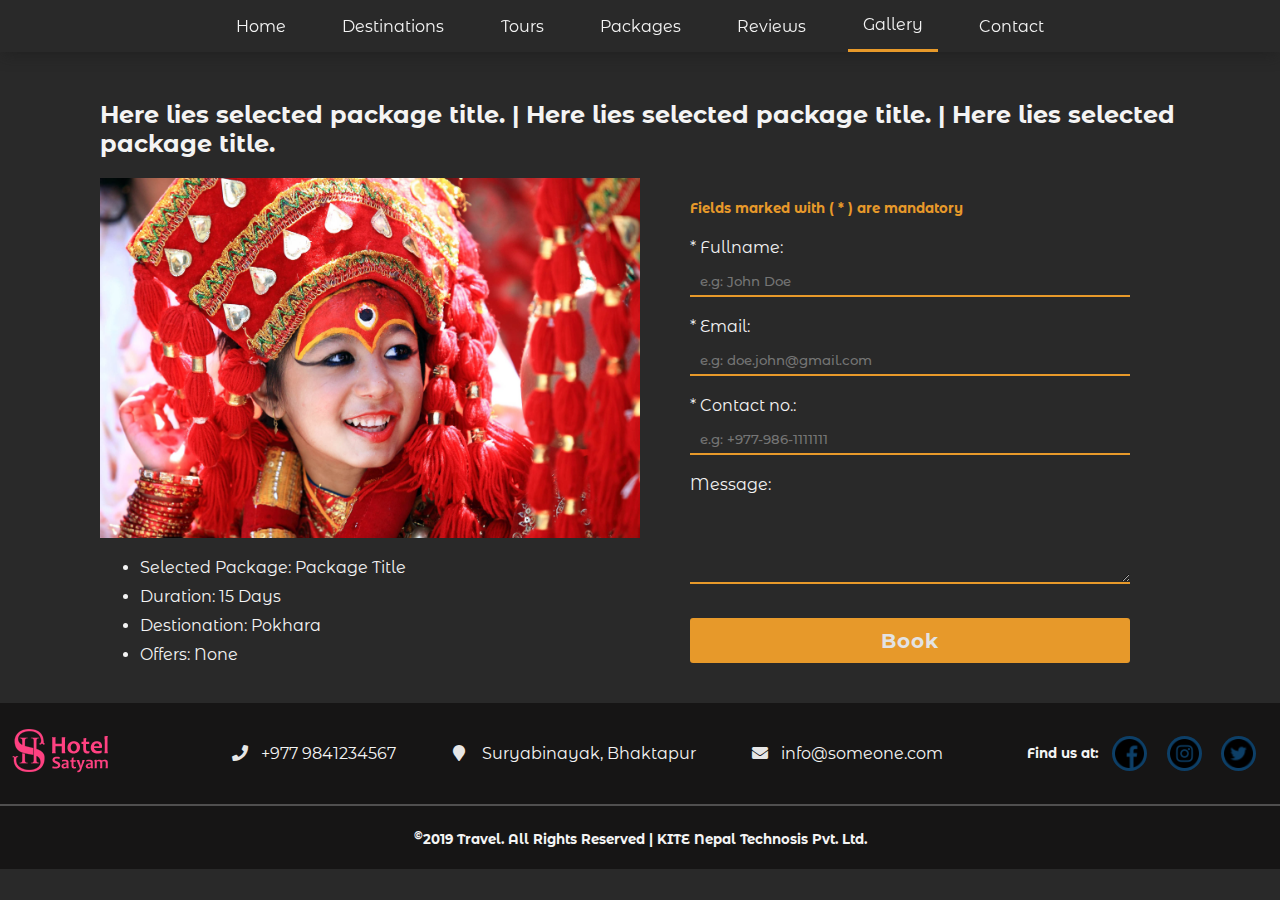
<file: booking.html>
<!DOCTYPE html>
<html lang="en">
<head>
    <meta charset="UTF-8">
    <meta name="viewport" content="width=device-width, initial-scale=1.0">
    <meta http-equiv="X-UA-Compatible" content="ie=edge">
    <title>Book Now | Travel</title>

    <link rel="stylesheet" href="stylesheets/main.css">
</head>
<body style="padding-top: 60px">


    <!-- navbar -->
    <nav id="secNavbar" class="sec-navbar">
        <ul>
            <li>
                <a href="./index.html#home">
                    Home
                </a>
            </li>
            <li>
                <a href="./index.html#top-destination">
                    Destinations
                </a>
            </li>
            <li>
                <a href="./index.html#tours">
                    Tours
                </a>
            </li>
            <li>
                <a href="./index.html#packages">
                    Packages
                </a>
            </li>
            <li>
                <a href="reviePage.html">
                    Reviews
                </a>
            </li>
            <li class="active">
                <a href="#">
                    Gallery
                </a>
            </li>
            <li>
                <a href="./index.html#contact">
                    Contact
                </a>
            </li>
        </ul>
    </nav>
    
    <nav id="secRespNavbar" class="sec-resp-navbar">
        <ul>
            <li class="close-nav">
                <span></span>
                <span></span>
            </li>
            <li>
                <a href="./index.html#home">
                    Home
                </a>
            </li>
            <li>
                <a href="./index.html#top-destination">
                    Destinations
                </a>
            </li>
            <li>
                <a href="./index.html#tours">
                    Tours
                </a>
            </li>
            <li>
                    <a href="reviePage.html">
                        Reviews
                    </a>
                </li>
            <li>
                <a href="./index.html#packages">
                    Packages
                </a>
            </li>
            <li class="active">
                <a href="#">
                    Gallery
                </a>
            </li>
            <li>
                <a href="./index.html#contact">
                    Contact
                </a>
            </li>
        </ul>
    </nav>
    <!-- /navbar -->

    <div class="booking-content" id="bookingContent">
        <h2 class="package-name"> Here lies selected package title. | Here lies selected package title. | Here lies selected package title. </h2>

        <div class="booking-field">
            <div class="package-banner">
                <!-- here lies selected package's featured image -->
                <img src="images/Goddess-Kumari-of-nepal.jpg" alt="">

                <div class="package-highlights">
                    <ul>
                        <li>
                            Selected Package: Package Title
                        </li>
                        <li>
                            Duration: 15 Days
                        </li>

                        <li>
                            Destionation: Pokhara
                        </li>

                        <li>
                            Offers: None
                        </li>
                    </ul>
                </div>
            </div>

            <form action="">
                <h5>Fields marked with ( * ) are mandatory</h5>
                
                <label for="">* Fullname:</label>
                <input type="text" placeholder="e.g: John Doe" required>
                
                <label for="">* Email:</label>
                <input type="email" placeholder="e.g: doe.john@gmail.com" required>
                
                <label for="">* Contact no.:</label>
                <input type="number" placeholder="e.g: +977-986-1111111" required>
                
                <label for="">Message:</label>
                <textarea name="" id="" cols="30" rows="10"></textarea>

                <input type="submit" value="Book">
            </form>
        </div>
    </div>

     
    <!-- footer -->
    <div id="footer" class="footer thr-footer">

        <div class="contact-info">
            <a href="index.html">
                <img src="images/smalllogo.png" alt="">
            </a>
            <ul>
                <li><i class="fas fa-phone sm-icon"></i> <a href="#">+977 9841234567</a></li>
                <li><i class="fas fa-map-marker sm-icon"></i> <a href="#">Suryabinayak, Bhaktapur</a></li>
                <li><i class="fas fa-envelope sm-icon"></i> <a href="#">info@someone.com</a></li>
            </ul>

                <div class="social-links">
                <h5>Find us at:</h5>
                
                <div class="icon-container" style="background-color: #0d3f67;">
                        <a href="#">
                            <img src="images/facebook.png" alt="">
                        </a>
                </div>
                
                <div class="icon-container" style="background-color: #0d3f67;">
                        <a href="#">
                            <img src="images/instagram.png" alt="">
                        </a>
                </div>
                
                <div class="icon-container" style="background-color: #0d3f67;">
                    <a href="#">
                        <img src="images/twitter-logo-button.png" alt="">
                    </a>
                </div>
            </div>
        </div>

        <div class="basics">

            <div class="copyright">
                <h5 style="user-select: none">
                    <sup>&copy</sup>2019 Travel. All Rights Reserved | KITE Nepal Technosis Pvt. Ltd.
                </h5>
            </div>     
        </div>
                <!-- resp-header -->
        <div class="resp-header" id="resp-header">
            <ul>
                <li><i class="fas fa-phone sm-icon"></i> <a href="#">+977 9841234567</a></li>
                <li><i class="fas fa-map-marker sm-icon"></i> <a href="#">Suryabinayak, Bhaktapur</a></li>
                <li><i class="fas fa-envelope sm-icon"></i> <a href="#">info@someone.com</a></li>
            </ul>
        </div>
        <!-- /resp-header -->
    </div>
    <!-- /footer -->

    
</body>
</html>
</file>
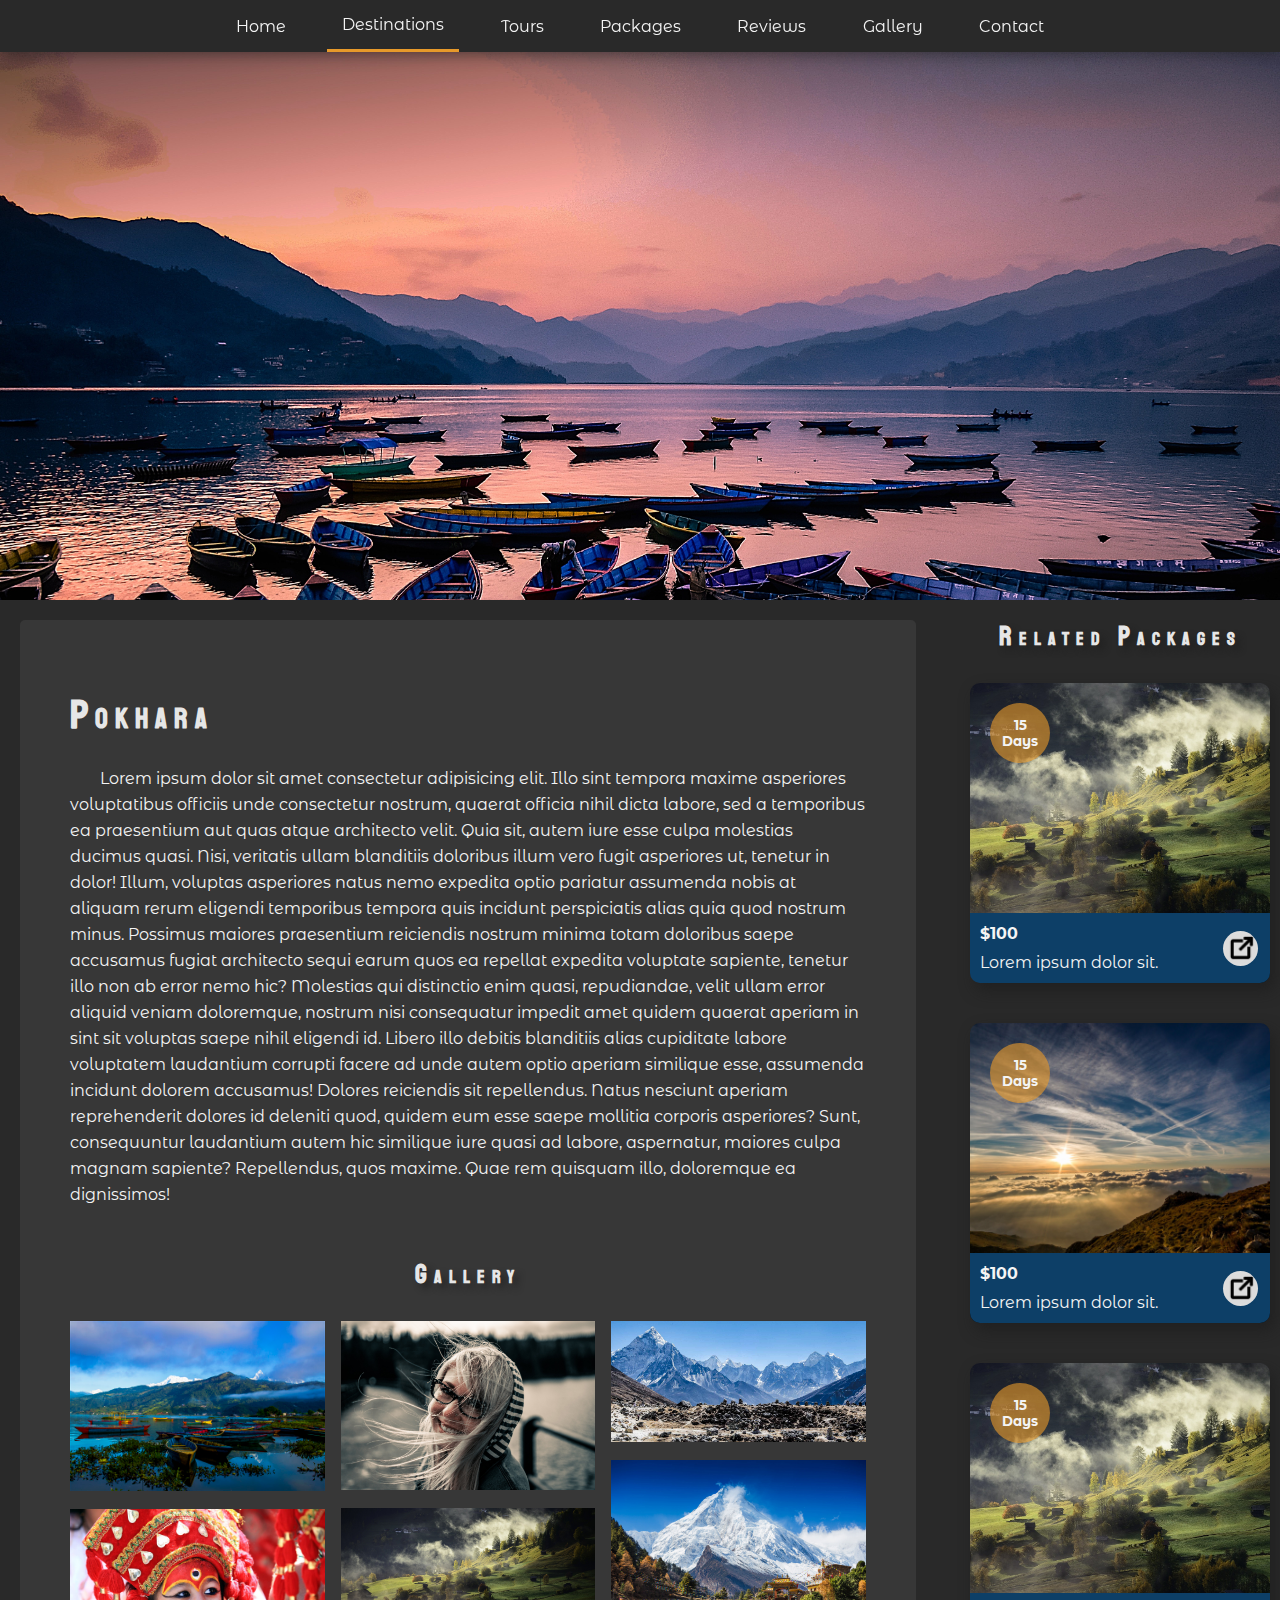
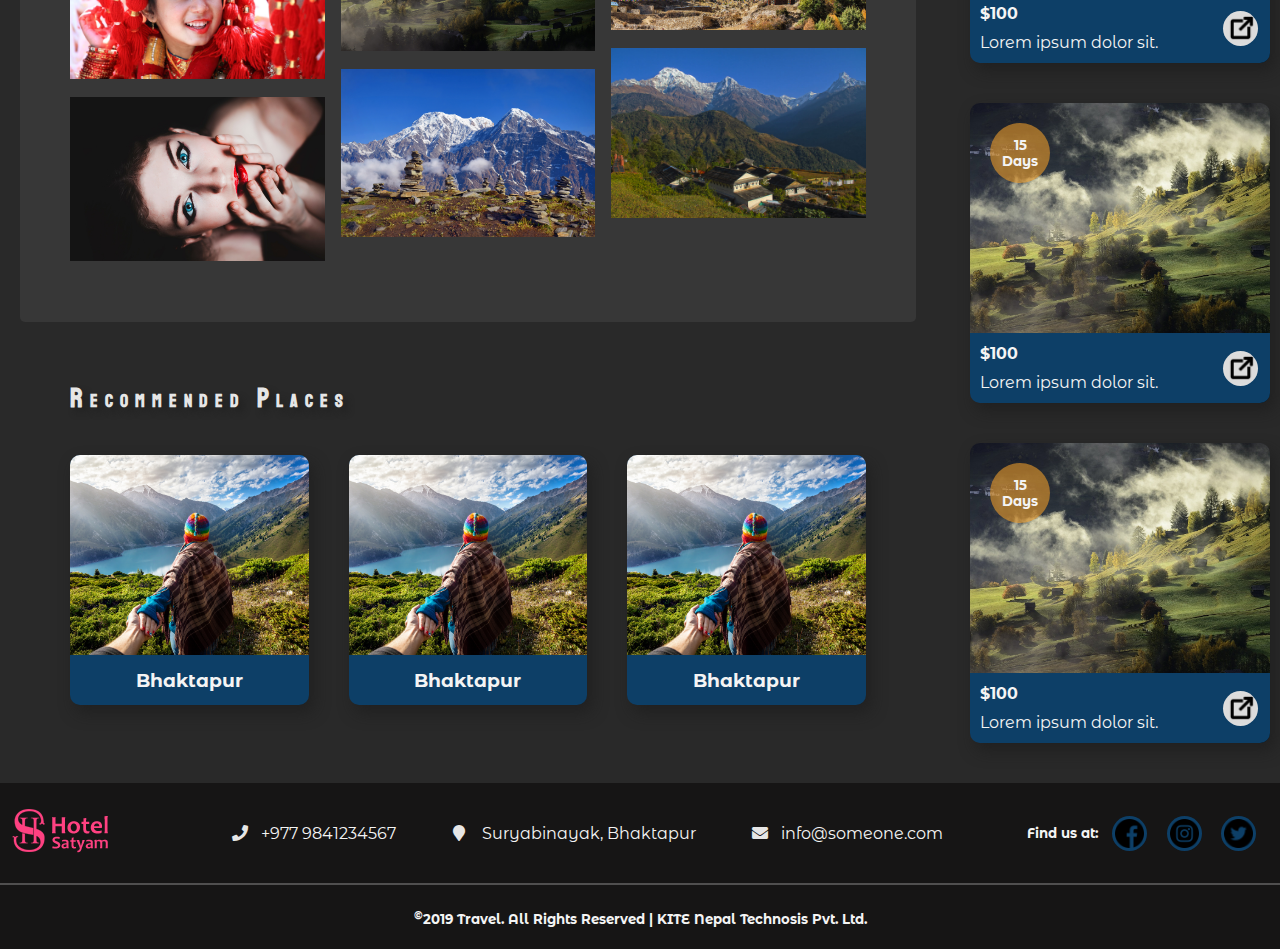
<file: detailPage.html>
<!DOCTYPE html>
<html lang="en">
<head>
    <meta charset="UTF-8">
    <meta name="viewport" content="width=device-width, initial-scale=1.0">
    <meta http-equiv="X-UA-Compatible" content="ie=edge">
    <title>Pokhara | Travel</title>

    <link rel="stylesheet" href="stylesheets/main.css">
</head>
<body>
    <!-- navbar -->
    <nav id="secNavbar" class="sec-navbar">   
        <ul>
            <li>
                <a href="./index.html#home">
                    Home
                </a>
            </li>
            <li class="active">
                <a href="#">
                    Destinations
                </a>
            </li>
            <li>
                <a href="./index.html#tours">
                    Tours
                </a>
            </li>
            <li>
                <a href="./index.html#packages">
                    Packages
                </a>
            </li>
            <li>
                <a href="./reviePage.html">
                    Reviews
                </a>
            </li>
            <li>
                <a href="./index.html#gallery">
                    Gallery
                </a>
            </li>
            <li>
                <a href="./index.html#contact">
                    Contact
                </a>
            </li>
        </ul>
    </nav>
    
    <nav id="secRespNavbar" class="sec-resp-navbar">    
        <ul>
            <li class="close-nav">
                <span></span>
                <span></span>
            </li>
            <li>
                <a href="./index.html#home">
                    Home
                </a>
            </li>
            <li class="active">
                <a href="#">
                    Destinations
                </a>
            </li>
            <li>
                <a href="./index.html#tours">
                    Tours
                </a>
            </li>
            <li>
                <a href="./index.html#packages">
                    Packages
                </a>
            </li>
            <li>
                <a href="./reviePage.html">
                    Reviews
                </a>
            </li>
            <li>
                <a href="./index.html#gallery">
                    Gallery
                </a>
            </li>
            <li>
                <a href="./index.html#contact">
                    Contact
                </a>
            </li>
        </ul>
    </nav>
    <!-- /navbar -->

    <div id="banner" class="banner" style="background-image: url(images/pokhara.jpg)"></div>
    
    <div class="sec-content">
        <h1 class="title sec-title">Pokhara</h1>
        <p>Lorem ipsum dolor sit amet consectetur adipisicing elit. Illo sint tempora maxime asperiores voluptatibus officiis unde consectetur nostrum, quaerat officia nihil dicta labore, sed a temporibus ea praesentium aut quas atque architecto velit. Quia sit, autem iure esse culpa molestias ducimus quasi. Nisi, veritatis ullam blanditiis doloribus illum vero fugit asperiores ut, tenetur in dolor! Illum, voluptas asperiores natus nemo expedita optio pariatur assumenda nobis at aliquam rerum eligendi temporibus tempora quis incidunt perspiciatis alias quia quod nostrum minus. Possimus maiores praesentium reiciendis nostrum minima totam doloribus saepe accusamus fugiat architecto sequi earum quos ea repellat expedita voluptate sapiente, tenetur illo non ab error nemo hic? Molestias qui distinctio enim quasi, repudiandae, velit ullam error aliquid veniam doloremque, nostrum nisi consequatur impedit amet quidem quaerat aperiam in sint sit voluptas saepe nihil eligendi id. Libero illo debitis blanditiis alias cupiditate labore voluptatem laudantium corrupti facere ad unde autem optio aperiam similique esse, assumenda incidunt dolorem accusamus! Dolores reiciendis sit repellendus. Natus nesciunt aperiam reprehenderit dolores id deleniti quod, quidem eum esse saepe mollitia corporis asperiores? Sunt, consequuntur laudantium autem hic similique iure quasi ad labore, aspernatur, maiores culpa magnam sapiente? Repellendus, quos maxime. Quae rem quisquam illo, doloremque ea dignissimos!</p>
        
        <div class="content-gallery">
            <h3 class="sub-title">Gallery</h3>

            <div class="wrapper">
                <div class="col">
                    <img src="images/53693064.jpg" alt="">
                    <img src="images/Goddess-Kumari-of-nepal.jpg" alt="">
                    <img src="images/blue-eyes-237438_1920.jpg" alt="">
                </div>

                <div class="col">
                    <img src="images/girl-872149_1920.jpg" alt="">
                    <img src="images/landscape-615429_1920.jpg" alt="">
                    <img src="images/mardi-Himal-trek.jpg" alt="">
                </div>

                <div class="col">
                    <img src="images/nepal-everest-1.jpg" alt="">
                    <img src="images/shutterstock_176969939.jpg" alt="">
                    <img src="images/1200px-Ghandruk_HDR6.jpg" alt="">
                </div>
            </div>
        </div>

    </div>
    
    <div class="side-bar">
        <h3 class="sub-title">Related Packages</h3>
        
        <div class="card-container">

            <div class="card" style="background-image: url(images/landscape-615429_1920.jpg);">
                <span>
                    <h5>15<br>Days</h5>
                </span>
                <!-- <img alt="./images/landscape-615429_1920.jpg" class="card-image lazy-load"> -->
                <div class="card-desc">
                    <div class="desc">
                        <h4>$100</h4>
                        <p>Lorem ipsum dolor sit.</p>
                    </div>

                    <div class="icon-container">
                        <a href="#">
                            <img src="images/ui-g-external_link-512.png" alt="">
                        </a>
                    </div>
                </div>
            </div>

            <div class="card" style="background-image: url(images/dawn-190055.jpg);">
                <span>
                    <h5>15<br>Days</h5>
                </span>
                <!-- <img alt="./images/landscape-615429_1920.jpg" class="card-image lazy-load"> -->
                <div class="card-desc">
                    <div class="desc">
                        <h4>$100</h4>
                        <p>Lorem ipsum dolor sit.</p>
                    </div>

                    <div class="icon-container">
                        <a href="#">
                            <img src="images/ui-g-external_link-512.png" alt="">
                        </a>
                    </div>
                </div>
            </div>

            <div class="card" style="background-image: url(images/landscape-615429_1920.jpg);">
                <span>
                    <h5>15<br>Days</h5>
                </span>
                <!-- <img alt="./images/landscape-615429_1920.jpg" class="card-image lazy-load"> -->
                <div class="card-desc">
                    <div class="desc">
                        <h4>$100</h4>
                        <p>Lorem ipsum dolor sit.</p>
                    </div>

                    <div class="icon-container">
                        <a href="#">
                            <img src="images/ui-g-external_link-512.png" alt="">
                        </a>
                    </div>
                </div>
            </div>

            <div class="card" style="background-image: url(images/landscape-615429_1920.jpg);">
                <span>
                    <h5>15<br>Days</h5>
                </span>
                <!-- <img alt="./images/landscape-615429_1920.jpg" class="card-image lazy-load"> -->
                <div class="card-desc">
                    <div class="desc">
                        <h4>$100</h4>
                        <p>Lorem ipsum dolor sit.</p>
                    </div>

                    <div class="icon-container">
                        <a href="#">
                            <img src="images/ui-g-external_link-512.png" alt="">
                        </a>
                    </div>
                </div>
            </div>

            <div class="card" style="background-image: url(images/landscape-615429_1920.jpg);">
                <span>
                    <h5>15<br>Days</h5>
                </span>
                <!-- <img alt="./images/landscape-615429_1920.jpg" class="card-image lazy-load"> -->
                <div class="card-desc">
                    <div class="desc">
                        <h4>$100</h4>
                        <p>Lorem ipsum dolor sit.</p>
                    </div>

                    <div class="icon-container">
                        <a href="#">
                            <img src="images/ui-g-external_link-512.png" alt="">
                        </a>
                    </div>
                </div>
            </div>

        </div>
    </div>

    <div class="recom-places">
        <h3 class="sub-title">Recommended Places</h3>
        
        <div class="card-container">
            <div class="card">
                <img src="images/shutterstock_468651074.jpg">
                <div class="card-desc">
                    <a href="#">
                        <h3>Bhaktapur</h3>
                    </a>
                </div>
            </div>
            <div class="card">
                <img src="images/shutterstock_468651074.jpg">
                <div class="card-desc">
                    <a href="#">
                        <h3>Bhaktapur</h3>
                    </a>
                </div>
            </div>
            <div class="card">
                <img src="images/shutterstock_468651074.jpg">
                <div class="card-desc">
                    <a href="#">
                        <h3>Bhaktapur</h3>
                    </a>
                </div>
            </div>
        </div>
    </div>

    
    <!-- footer -->
    <div id="footer" class="footer thr-footer">

        <div class="contact-info">
            <a href="index.html">
                <img src="images/smalllogo.png" alt="">
            </a>
            <ul>
                <li><i class="fas fa-phone sm-icon"></i> <a href="#">+977 9841234567</a></li>
                <li><i class="fas fa-map-marker sm-icon"></i> <a href="#">Suryabinayak, Bhaktapur</a></li>
                <li><i class="fas fa-envelope sm-icon"></i> <a href="#">info@someone.com</a></li>
            </ul>

                <div class="social-links">
                <h5>Find us at:</h5>
                
                <div class="icon-container" style="background-color: #0d3f67;">
                        <a href="#">
                            <img src="images/facebook.png" alt="">
                        </a>
                </div>
                
                <div class="icon-container" style="background-color: #0d3f67;">
                        <a href="#">
                            <img src="images/instagram.png" alt="">
                        </a>
                </div>
                
                <div class="icon-container" style="background-color: #0d3f67;">
                    <a href="#">
                        <img src="images/twitter-logo-button.png" alt="">
                    </a>
                </div>
            </div>
        </div>

        <div class="basics">

            <div class="copyright">
                <h5 style="user-select: none">
                    <sup>&copy</sup>2019 Travel. All Rights Reserved | KITE Nepal Technosis Pvt. Ltd.
                </h5>
            </div>     
        </div>
                <!-- resp-header -->
        <div class="resp-header" id="resp-header">
            <ul>
                <li><i class="fas fa-phone sm-icon"></i> <a href="#">+977 9841234567</a></li>
                <li><i class="fas fa-map-marker sm-icon"></i> <a href="#">Suryabinayak, Bhaktapur</a></li>
                <li><i class="fas fa-envelope sm-icon"></i> <a href="#">info@someone.com</a></li>
            </ul>
        </div>
        <!-- /resp-header -->
    </div>
    <!-- /footer -->

    <script src="js/jquery-3.4.1.min.js"></script>
    <script src="js/_detailPageNav.js"></script>
</body>
</html>
</file>
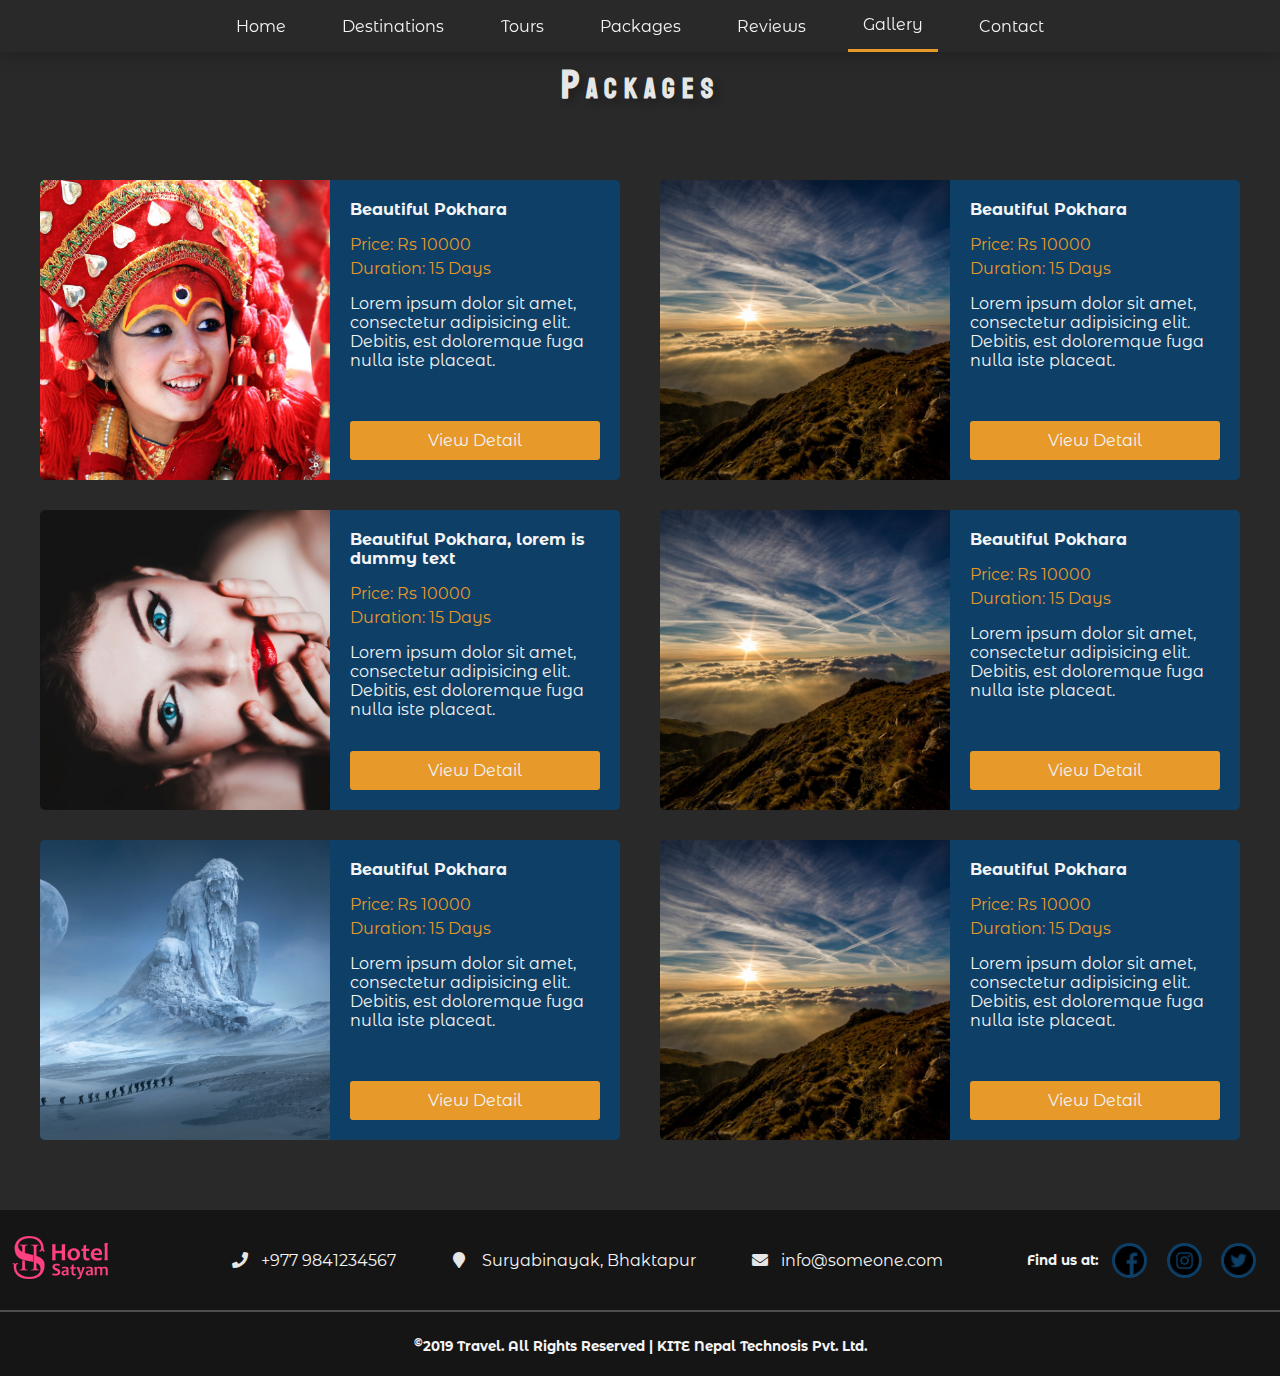
<file: packageList.html>
<!DOCTYPE html>
<html lang="en">
<head>
    <meta charset="UTF-8">
    <meta name="viewport" content="width=device-width, initial-scale=1.0">
    <meta http-equiv="X-UA-Compatible" content="ie=edge">
    <title>Gallery | Travel</title>

    <link rel="stylesheet" href="stylesheets/main.css">
</head>
<body style="padding-top: 60px">
   
    <!-- navbar -->
    <nav id="secNavbar" class="sec-navbar">
        <ul>
            <li>
                <a href="./index.html#home">
                    Home
                </a>
            </li>
            <li>
                <a href="./index.html#top-destination">
                    Destinations
                </a>
            </li>
            <li>
                <a href="./index.html#tours">
                    Tours
                </a>
            </li>
            <li>
                <a href="./index.html#packages">
                    Packages
                </a>
            </li>
            <li>
                <a href="reviePage.html">
                    Reviews
                </a>
            </li>
            <li class="active">
                <a href="#">
                    Gallery
                </a>
            </li>
            <li>
                <a href="./index.html#contact">
                    Contact
                </a>
            </li>
        </ul>
    </nav>
    
    <nav id="secRespNavbar" class="sec-resp-navbar">
        <ul>
            <li class="close-nav">
                <span></span>
                <span></span>
            </li>
            <li>
                <a href="./index.html#home">
                    Home
                </a>
            </li>
            <li>
                <a href="./index.html#top-destination">
                    Destinations
                </a>
            </li>
            <li>
                <a href="./index.html#tours">
                    Tours
                </a>
            </li>
            <li>
                    <a href="reviePage.html">
                        Reviews
                    </a>
                </li>
            <li>
                <a href="./index.html#packages">
                    Packages
                </a>
            </li>
            <li class="active">
                <a href="#">
                    Gallery
                </a>
            </li>
            <li>
                <a href="./index.html#contact">
                    Contact
                </a>
            </li>
        </ul>
    </nav>
    <!-- /navbar -->

    <h1 class="title gallery-title">Packages</h1>
    
    <div class="package-grid">

        <div class="col">
            <div class="package-item">
                <div class="img-container left">
                    <img src="images/Goddess-Kumari-of-nepal.jpg" alt="">
                </div>

                <!-- description is highly recommended to be short -->
                <div class="right">
                    <div class="desc">

                        <h4>Beautiful Pokhara</h4>
                        
                        <ul>
                            <li>Price: Rs 10000</li>
                            <li>Duration: 15 Days</li>
                        </ul>
                        
                        <!-- 15 words -->
                        <p>Lorem ipsum dolor sit amet, consectetur adipisicing elit. Debitis, est doloremque fuga nulla iste placeat.</p>
                    </div>

                    <a href="packagePage.html">View Detail</a>                    
                </div>
            </div>
            
            <div class="package-item">
                <div class="img-container left">
                    <img src="images/blue-eyes-237438_1920.jpg" alt="">
                </div>

                <!-- description is highly recommended to be short -->
                <div class="right">
                    <div class="desc">

                        <h4>Beautiful Pokhara, lorem is dummy text</h4>
                        
                        <ul>
                            <li>Price: Rs 10000</li>
                            <li>Duration: 15 Days</li>
                        </ul>
                        
                        <!-- 15 words -->
                        <p>Lorem ipsum dolor sit amet, consectetur adipisicing elit. Debitis, est doloremque fuga nulla iste placeat.</p>
                    </div>

                    <a href="packagePage.html">View Detail</a>                    
                </div>
            </div>

            <div class="package-item">
                <div class="img-container left">
                    <img src="images/fantasy-2925250.jpg" alt="">
                </div>

                <!-- description is highly recommended to be short -->
                <div class="right">
                    <div class="desc">

                        <h4>Beautiful Pokhara</h4>
                        
                        <ul>
                            <li>Price: Rs 10000</li>
                            <li>Duration: 15 Days</li>
                        </ul>
                        
                        <!-- 15 words -->
                        <p>Lorem ipsum dolor sit amet, consectetur adipisicing elit. Debitis, est doloremque fuga nulla iste placeat.</p>
                    </div>

                    <a href="packagePage.html">View Detail</a>                    
                </div>
            </div>
            
        </div>

        <div class="col">
            <div class="package-item">
                <div class="img-container left">
                    <img src="images/dawn-190055.jpg" alt="">
                </div>

                <!-- description is highly recommended to be short -->
                <div class="right">
                    <div class="desc">

                        <h4>Beautiful Pokhara</h4>
                        
                        <ul>
                            <li>Price: Rs 10000</li>
                            <li>Duration: 15 Days</li>
                        </ul>
                        
                        <!-- 15 words -->
                        <p>Lorem ipsum dolor sit amet, consectetur adipisicing elit. Debitis, est doloremque fuga nulla iste placeat.</p>
                    </div>

                    <a href="packagePage.html">View Detail</a>                    
                </div>
            </div>
            
            <div class="package-item">
                <div class="img-container left">
                    <img src="images/dawn-190055.jpg" alt="">
                </div>

                <!-- description is highly recommended to be short -->
                <div class="right">
                    <div class="desc">

                        <h4>Beautiful Pokhara</h4>
                        
                        <ul>
                            <li>Price: Rs 10000</li>
                            <li>Duration: 15 Days</li>
                        </ul>
                        
                        <!-- 15 words -->
                        <p>Lorem ipsum dolor sit amet, consectetur adipisicing elit. Debitis, est doloremque fuga nulla iste placeat.</p>
                    </div>

                    <a href="packagePage.html">View Detail</a>                    
                </div>
            </div>

            <div class="package-item">
                <div class="img-container left">
                    <img src="images/dawn-190055.jpg" alt="">
                </div>

                <!-- description is highly recommended to be short -->
                <div class="right">
                    <div class="desc">

                        <h4>Beautiful Pokhara</h4>
                        
                        <ul>
                            <li>Price: Rs 10000</li>
                            <li>Duration: 15 Days</li>
                        </ul>
                        
                        <!-- 15 words -->
                        <p>Lorem ipsum dolor sit amet, consectetur adipisicing elit. Debitis, est doloremque fuga nulla iste placeat.</p>
                    </div>

                    <a href="packagePage.html">View Detail</a>                    
                </div>
            </div>
            
        </div>
        
    </div>
    
    <!-- footer -->
    <div id="footer" class="footer thr-footer">

        <div class="contact-info">
            <a href="index.html">
                <img src="images/smalllogo.png" alt="">
            </a>
            <ul>
                <li><i class="fas fa-phone sm-icon"></i> <a href="#">+977 9841234567</a></li>
                <li><i class="fas fa-map-marker sm-icon"></i> <a href="#">Suryabinayak, Bhaktapur</a></li>
                <li><i class="fas fa-envelope sm-icon"></i> <a href="#">info@someone.com</a></li>
            </ul>

                <div class="social-links">
                <h5>Find us at:</h5>
                
                <div class="icon-container" style="background-color: #0d3f67;">
                        <a href="#">
                            <img src="images/facebook.png" alt="">
                        </a>
                </div>
                
                <div class="icon-container" style="background-color: #0d3f67;">
                        <a href="#">
                            <img src="images/instagram.png" alt="">
                        </a>
                </div>
                
                <div class="icon-container" style="background-color: #0d3f67;">
                    <a href="#">
                        <img src="images/twitter-logo-button.png" alt="">
                    </a>
                </div>
            </div>
        </div>

        <div class="basics">

            <div class="copyright">
                <h5 style="user-select: none">
                    <sup>&copy</sup>2019 Travel. All Rights Reserved | KITE Nepal Technosis Pvt. Ltd.
                </h5>
            </div>     
        </div>
                <!-- resp-header -->
        <div class="resp-header" id="resp-header">
            <ul>
                <li><i class="fas fa-phone sm-icon"></i> <a href="#">+977 9841234567</a></li>
                <li><i class="fas fa-map-marker sm-icon"></i> <a href="#">Suryabinayak, Bhaktapur</a></li>
                <li><i class="fas fa-envelope sm-icon"></i> <a href="#">info@someone.com</a></li>
            </ul>
        </div>
        <!-- /resp-header -->
    </div>
    <!-- /footer -->


    <script src="js/jquery-3.4.1.min.js"></script>
    <script src="js/_detailPageNav.js"></script>
    
</body>
</html>
</file>
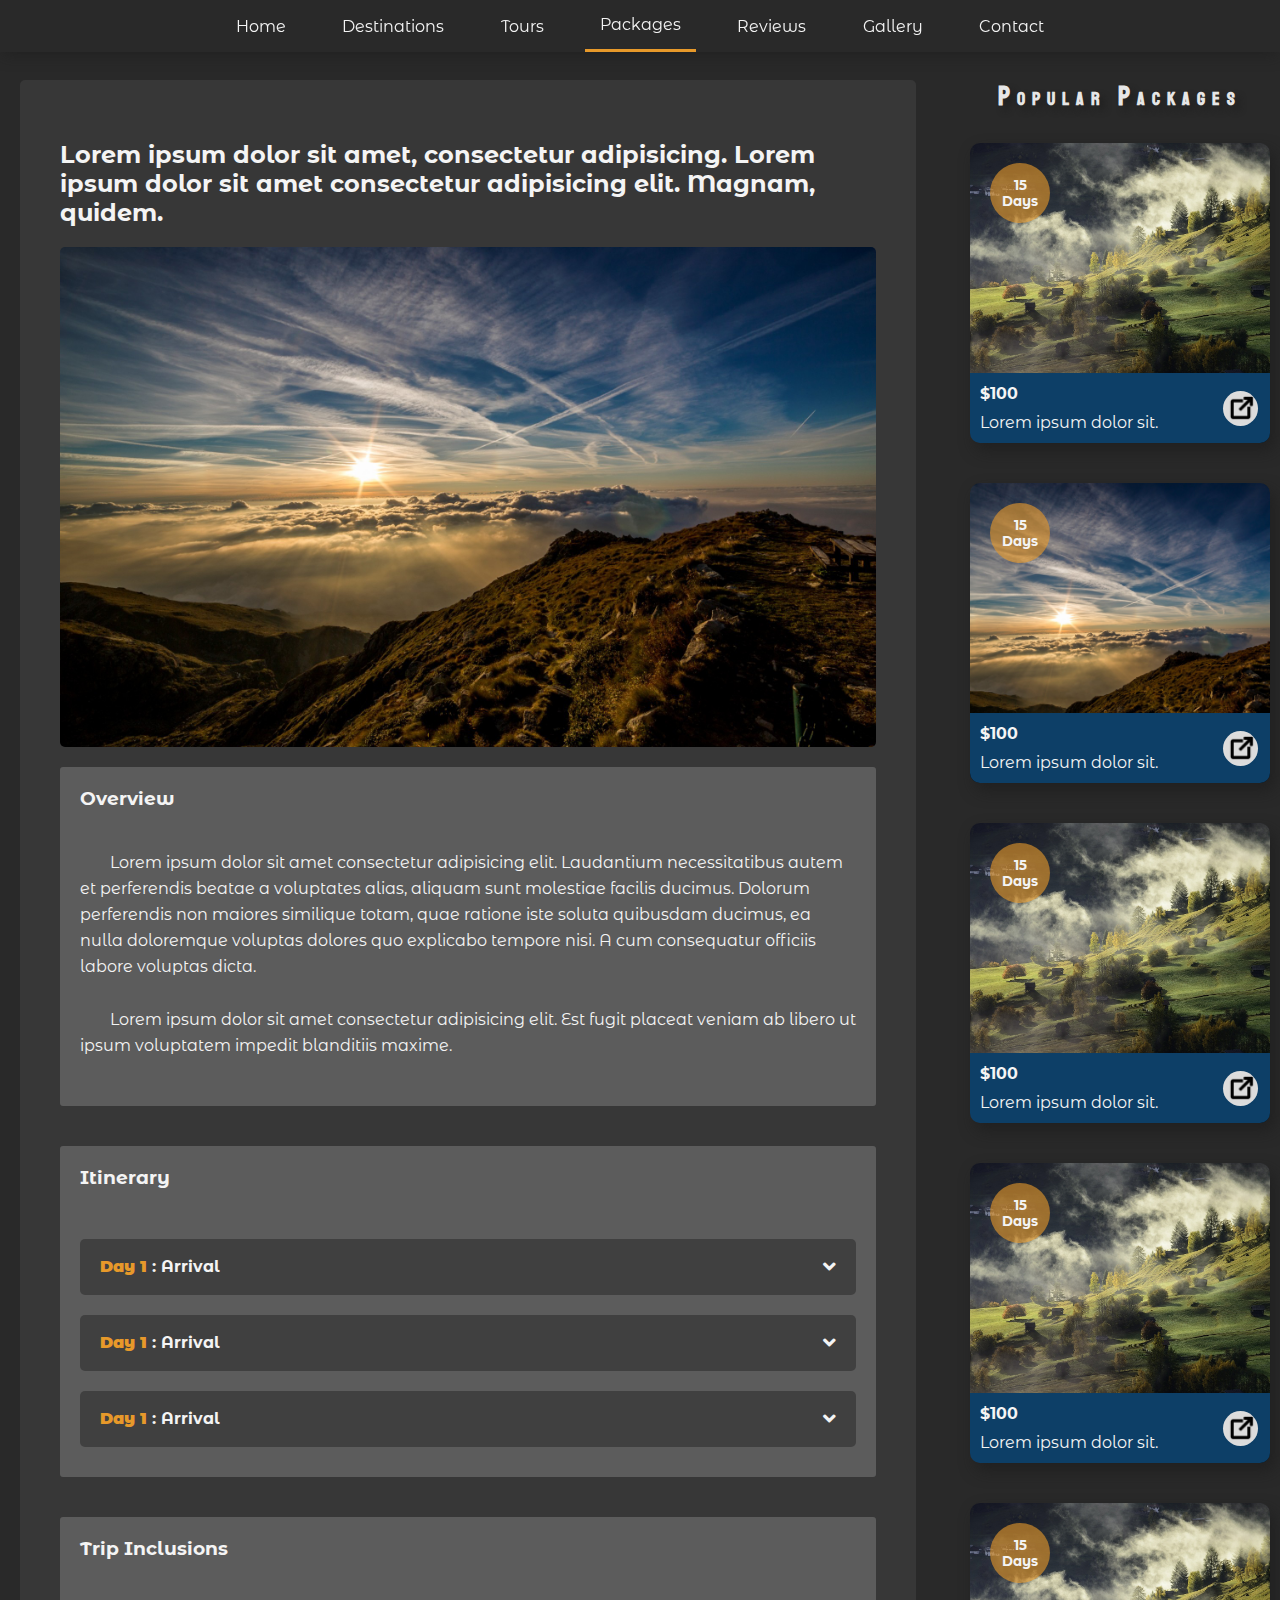
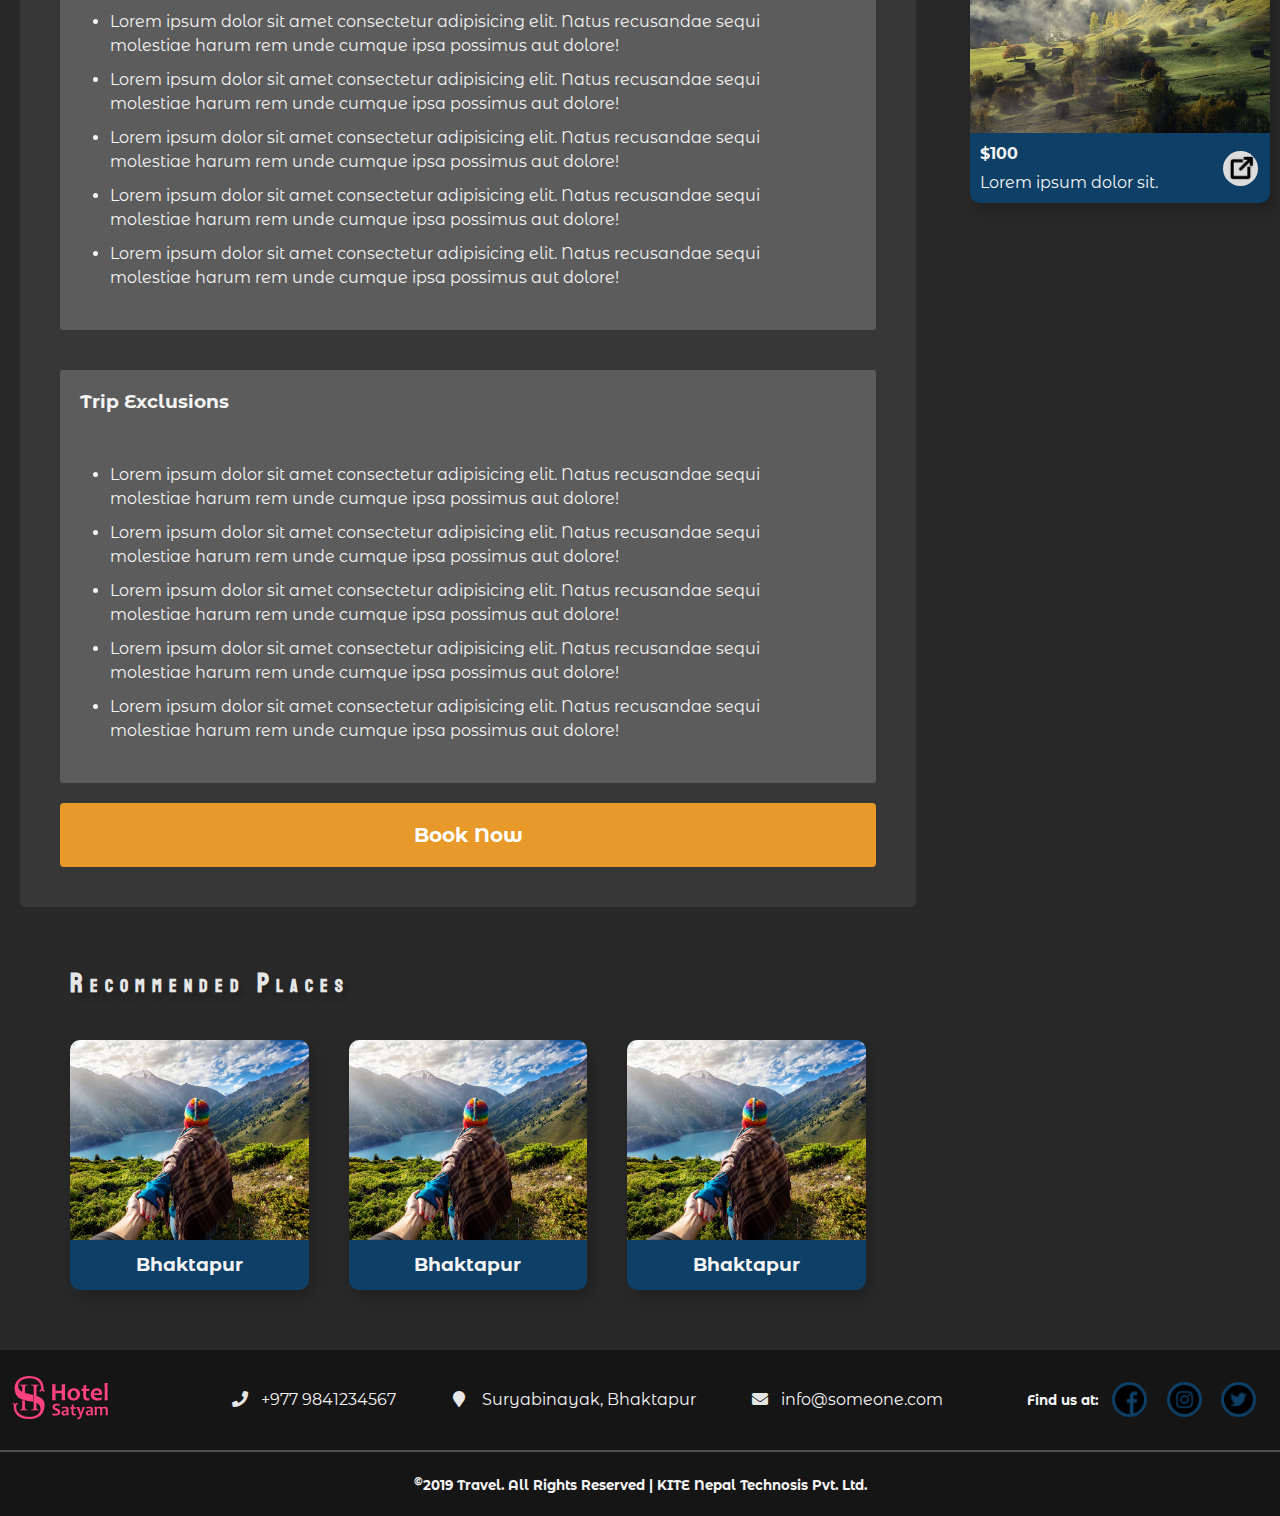
<file: packagePage.html>
<!DOCTYPE html>
<html lang="en">
<head>
    <meta charset="UTF-8">
    <meta name="viewport" content="width=device-width, initial-scale=1.0">
    <meta http-equiv="X-UA-Compatible" content="ie=edge">
    <title>Package | Travel</title>

    <link rel="stylesheet" href="stylesheets/main.css">
</head>
<body style="padding-top: 60px">
    <!-- navbar -->
    <nav id="secNavbar" class="sec-navbar">
        <ul>
            <li>
                <a href="./index.html#home">
                    Home
                </a>
            </li>
            <li>
                <a href="./index.html#top-destination">
                    Destinations
                </a>
            </li>
            <li>
                <a href="./index.html#tours">
                    Tours
                </a>
            </li>
            <li class="active">
                <a href="./allPackages.html">
                    Packages
                </a>
            </li>
            <li>
                <a href="reviePage.html">
                    Reviews
                </a>
            </li>
            <li>
                <a href="./index.html#gallery">
                    Gallery
                </a>
            </li>
            <li>
                <a href="./index.html#contact">
                    Contact
                </a>
            </li>
        </ul>
    </nav>
    
    <nav id="secRespNavbar" class="sec-resp-navbar">
        <ul>
            <li class="close-nav">
                <span></span>
                <span></span>
            </li>
            <li>
                <a href="./index.html#home">
                    Home
                </a>
            </li>
            <li>
                <a href="./index.html#top-destination">
                    Destinations
                </a>
            </li>
            <li>
                <a href="./index.html#tours">
                    Tours
                </a>
            </li>
            <li>
                <a href="reviePage.html">
                    Reviews
                </a>
            </li>
            <li class="active">
                <a href="allPackage.html">
                    Packages
                </a>
            </li>
            <li>
                <a href="./index.html#gallery">
                    Gallery
                </a>
            </li>
            <li>
                <a href="./index.html#contact">
                    Contact
                </a>
            </li>
        </ul>
    </nav>
    <!-- /navbar -->
    
    <div class="sec-content package-content" id="packageContent">
        <h2 class="package-title">Lorem ipsum dolor sit amet, consectetur adipisicing. Lorem ipsum dolor sit amet consectetur adipisicing elit. Magnam, quidem.</h2>
        
        <div class="package-banner" style="background-image: url(images/dawn-190055.jpg)"></div>

        <div class="package-desc">
            <div class="content-head">
                <h3>Overview</h3>
            </div>
            <div class="desc-content">
                <p>Lorem ipsum dolor sit amet consectetur adipisicing elit. Laudantium necessitatibus autem et perferendis beatae a voluptates alias, aliquam sunt molestiae facilis ducimus. Dolorum perferendis non maiores similique totam, quae ratione iste soluta quibusdam ducimus, ea nulla doloremque voluptas dolores quo explicabo tempore nisi. A cum consequatur officiis labore voluptas dicta.</p>
                <p>Lorem ipsum dolor sit amet consectetur adipisicing elit. Est fugit placeat veniam ab libero ut ipsum voluptatem impedit blanditiis maxime.</p>
            </div>
        </div>
        
        <div class="package-desc">
            <div class="content-head">
                <h3>Itinerary</h3>
            </div>
            <div class="desc-content">
                <div class="itinerary">
                    <h4 class="itinerary-head"><strong>Day 1</strong> : Arrival</h4>
                    <p class="itinerary-desc">Lorem ipsum dolor sit amet consectetur adipisicing elit. Tenetur obcaecati similique, esse debitis velit molestias beatae vero consequatur cumque nihil, quos expedita rerum laudantium odio atque possimus, doloremque eveniet laborum?</p>
                </div>
                
                <div class="itinerary">
                    <h4 class="itinerary-head"><strong>Day 1</strong> : Arrival</h4>
                    <p class="itinerary-desc">Lorem ipsum dolor sit amet consectetur adipisicing elit. Tenetur obcaecati similique, esse debitis velit molestias beatae vero consequatur cumque nihil, quos expedita rerum laudantium odio atque possimus, doloremque eveniet laborum?</p>
                </div>
                
                <div class="itinerary">
                    <h4 class="itinerary-head"><strong>Day 1</strong> : Arrival</h4>
                    <p class="itinerary-desc">Lorem ipsum dolor sit amet consectetur adipisicing elit. Tenetur obcaecati similique, esse debitis velit molestias beatae vero consequatur cumque nihil, quos expedita rerum laudantium odio atque possimus, doloremque eveniet laborum?</p>
                </div>
                
                <!-- <table cellpadding='15' border="2">
                    <tr>
                        <th>Day 1</th>
                        <td>Lorem ipsum dolor sit, amet consectetur adipisicing elit. Corrupti autem officia inventore ut adipisci ipsa illum ullam quas tempore temporibus.</td>
                    </tr>
                    <tr>
                        <th>Day 1</th>
                        <td>Lorem ipsum dolor sit, amet consectetur adipisicing elit. Corrupti autem officia inventore ut adipisci ipsa illum ullam quas tempore temporibus.</td>
                    </tr>
                    <tr>
                        <th>Day 1</th>
                        <td>Lorem ipsum dolor sit, amet consectetur adipisicing elit. Corrupti autem officia inventore ut adipisci ipsa illum ullam quas tempore temporibus.</td>
                    </tr>
                    <tr>
                        <th>Day 1</th>
                        <td>Lorem ipsum dolor sit, amet consectetur adipisicing elit. Corrupti autem officia inventore ut adipisci ipsa illum ullam quas tempore temporibus.</td>
                    </tr>
                    <tr>
                        <th>Day 15</th>
                        <td>Lorem ipsum dolor sit amet, consectetur adipisicing elit. Architecto, consectetur? Lorem ipsum dolor sit, amet consectetur adipisicing elit. Corrupti autem officia inventore ut adipisci ipsa illum ullam quas tempore temporibus.</td>
                    </tr>
                    <tr>
                        <th>Day 1</th>
                        <td>Lorem ipsum dolor sit, amet consectetur adipisicing elit. Corrupti autem officia inventore ut adipisci ipsa illum ullam quas tempore temporibus.</td>
                    </tr>
                    <tr>
                        <th>Day 1</th>
                        <td>Lorem ipsum dolor sit, amet consectetur adipisicing elit. Corrupti autem officia inventore ut adipisci ipsa illum ullam quas tempore temporibus.</td>
                    </tr>
                </table> -->
            </div>
        </div>

        <div class="package-desc">
            <div class="content-head">
                <h3>Trip Inclusions</h3>
            </div>
            <div class="desc-content">
                <ul>
                    <li>Lorem ipsum dolor sit amet consectetur adipisicing elit. Natus recusandae sequi molestiae harum rem unde cumque ipsa possimus aut dolore!</li>
                    <li>Lorem ipsum dolor sit amet consectetur adipisicing elit. Natus recusandae sequi molestiae harum rem unde cumque ipsa possimus aut dolore!</li>
                    <li>Lorem ipsum dolor sit amet consectetur adipisicing elit. Natus recusandae sequi molestiae harum rem unde cumque ipsa possimus aut dolore!</li>
                    <li>Lorem ipsum dolor sit amet consectetur adipisicing elit. Natus recusandae sequi molestiae harum rem unde cumque ipsa possimus aut dolore!</li>
                    <li>Lorem ipsum dolor sit amet consectetur adipisicing elit. Natus recusandae sequi molestiae harum rem unde cumque ipsa possimus aut dolore!</li>
                </ul>
            </div>
        </div>
        
        <div class="package-desc">
            <div class="content-head">
                <h3>Trip Exclusions</h3>
            </div>
            <div class="desc-content">
                <ul>
                    <li>Lorem ipsum dolor sit amet consectetur adipisicing elit. Natus recusandae sequi molestiae harum rem unde cumque ipsa possimus aut dolore!</li>
                    <li>Lorem ipsum dolor sit amet consectetur adipisicing elit. Natus recusandae sequi molestiae harum rem unde cumque ipsa possimus aut dolore!</li>
                    <li>Lorem ipsum dolor sit amet consectetur adipisicing elit. Natus recusandae sequi molestiae harum rem unde cumque ipsa possimus aut dolore!</li>
                    <li>Lorem ipsum dolor sit amet consectetur adipisicing elit. Natus recusandae sequi molestiae harum rem unde cumque ipsa possimus aut dolore!</li>
                    <li>Lorem ipsum dolor sit amet consectetur adipisicing elit. Natus recusandae sequi molestiae harum rem unde cumque ipsa possimus aut dolore!</li>
                </ul>
            </div>
        </div>

        <a href="#">
            <button class="book-btn">
                Book Now
            </button>
        </a>
    </div>

    <div class="side-bar">
            <h3 class="sub-title">Popular Packages</h3>
            
            <div class="card-container">
    
                <div class="card" style="background-image: url(images/landscape-615429_1920.jpg);">
                    <span>
                        <h5>15<br>Days</h5>
                    </span>
                    <!-- <img alt="./images/landscape-615429_1920.jpg" class="card-image lazy-load"> -->
                    <div class="card-desc">
                        <div class="desc">
                            <h4>$100</h4>
                            <p>Lorem ipsum dolor sit.</p>
                        </div>
    
                        <div class="icon-container">
                            <a href="#">
                                <img src="images/ui-g-external_link-512.png" alt="">
                            </a>
                        </div>
                    </div>
                </div>
    
                <div class="card" style="background-image: url(images/dawn-190055.jpg);">
                    <span>
                        <h5>15<br>Days</h5>
                    </span>
                    <!-- <img alt="./images/landscape-615429_1920.jpg" class="card-image lazy-load"> -->
                    <div class="card-desc">
                        <div class="desc">
                            <h4>$100</h4>
                            <p>Lorem ipsum dolor sit.</p>
                        </div>
    
                        <div class="icon-container">
                            <a href="#">
                                <img src="images/ui-g-external_link-512.png" alt="">
                            </a>
                        </div>
                    </div>
                </div>
    
                <div class="card" style="background-image: url(images/landscape-615429_1920.jpg);">
                    <span>
                        <h5>15<br>Days</h5>
                    </span>
                    <!-- <img alt="./images/landscape-615429_1920.jpg" class="card-image lazy-load"> -->
                    <div class="card-desc">
                        <div class="desc">
                            <h4>$100</h4>
                            <p>Lorem ipsum dolor sit.</p>
                        </div>
    
                        <div class="icon-container">
                            <a href="#">
                                <img src="images/ui-g-external_link-512.png" alt="">
                            </a>
                        </div>
                    </div>
                </div>
    
                <div class="card" style="background-image: url(images/landscape-615429_1920.jpg);">
                    <span>
                        <h5>15<br>Days</h5>
                    </span>
                    <!-- <img alt="./images/landscape-615429_1920.jpg" class="card-image lazy-load"> -->
                    <div class="card-desc">
                        <div class="desc">
                            <h4>$100</h4>
                            <p>Lorem ipsum dolor sit.</p>
                        </div>
    
                        <div class="icon-container">
                            <a href="#">
                                <img src="images/ui-g-external_link-512.png" alt="">
                            </a>
                        </div>
                    </div>
                </div>
    
                <div class="card" style="background-image: url(images/landscape-615429_1920.jpg);">
                    <span>
                        <h5>15<br>Days</h5>
                    </span>
                    <!-- <img alt="./images/landscape-615429_1920.jpg" class="card-image lazy-load"> -->
                    <div class="card-desc">
                        <div class="desc">
                            <h4>$100</h4>
                            <p>Lorem ipsum dolor sit.</p>
                        </div>
    
                        <div class="icon-container">
                            <a href="#">
                                <img src="images/ui-g-external_link-512.png" alt="">
                            </a>
                        </div>
                    </div>
                </div>
    
            </div>
        </div>
    
    <div class="recom-places">
            <h3 class="sub-title">Recommended Places</h3>
            
            <div class="card-container">
                <div class="card">
                    <img src="images/shutterstock_468651074.jpg">
                    <div class="card-desc">
                        <a href="#">
                            <h3>Bhaktapur</h3>
                        </a>
                    </div>
                </div>
                <div class="card">
                    <img src="images/shutterstock_468651074.jpg">
                    <div class="card-desc">
                        <a href="#">
                            <h3>Bhaktapur</h3>
                        </a>
                    </div>
                </div>
                <div class="card">
                    <img src="images/shutterstock_468651074.jpg">
                    <div class="card-desc">
                        <a href="#">
                            <h3>Bhaktapur</h3>
                        </a>
                    </div>
                </div>
            </div>
        </div>
    

    <!-- footer -->
    <div id="footer" class="footer thr-footer">

        <div class="contact-info">
            <a href="index.html">
                <img src="images/smalllogo.png" alt="">
            </a>
            <ul>
                <li><i class="fas fa-phone sm-icon"></i> <a href="#">+977 9841234567</a></li>
                <li><i class="fas fa-map-marker sm-icon"></i> <a href="#">Suryabinayak, Bhaktapur</a></li>
                <li><i class="fas fa-envelope sm-icon"></i> <a href="#">info@someone.com</a></li>
            </ul>

                <div class="social-links">
                <h5>Find us at:</h5>
                
                <div class="icon-container" style="background-color: #0d3f67;">
                        <a href="#">
                            <img src="images/facebook.png" alt="">
                        </a>
                </div>
                
                <div class="icon-container" style="background-color: #0d3f67;">
                        <a href="#">
                            <img src="images/instagram.png" alt="">
                        </a>
                </div>
                
                <div class="icon-container" style="background-color: #0d3f67;">
                    <a href="#">
                        <img src="images/twitter-logo-button.png" alt="">
                    </a>
                </div>
            </div>
        </div>

        <div class="basics">

            <div class="copyright">
                <h5 style="user-select: none">
                    <sup>&copy</sup>2019 Travel. All Rights Reserved | KITE Nepal Technosis Pvt. Ltd.
                </h5>
            </div>     
        </div>
                <!-- resp-header -->
        <div class="resp-header" id="resp-header">
            <ul>
                <li><i class="fas fa-phone sm-icon"></i> <a href="#">+977 9841234567</a></li>
                <li><i class="fas fa-map-marker sm-icon"></i> <a href="#">Suryabinayak, Bhaktapur</a></li>
                <li><i class="fas fa-envelope sm-icon"></i> <a href="#">info@someone.com</a></li>
            </ul>
        </div>
        <!-- /resp-header -->
    </div>
    <!-- /footer -->
   

    <script src="js/jquery-3.4.1.min.js"></script>
    <script src="js/_detailPageNav.js"></script>
    <script src="js/_collapsible.js"></script>
    
</body>
</html>
</file>
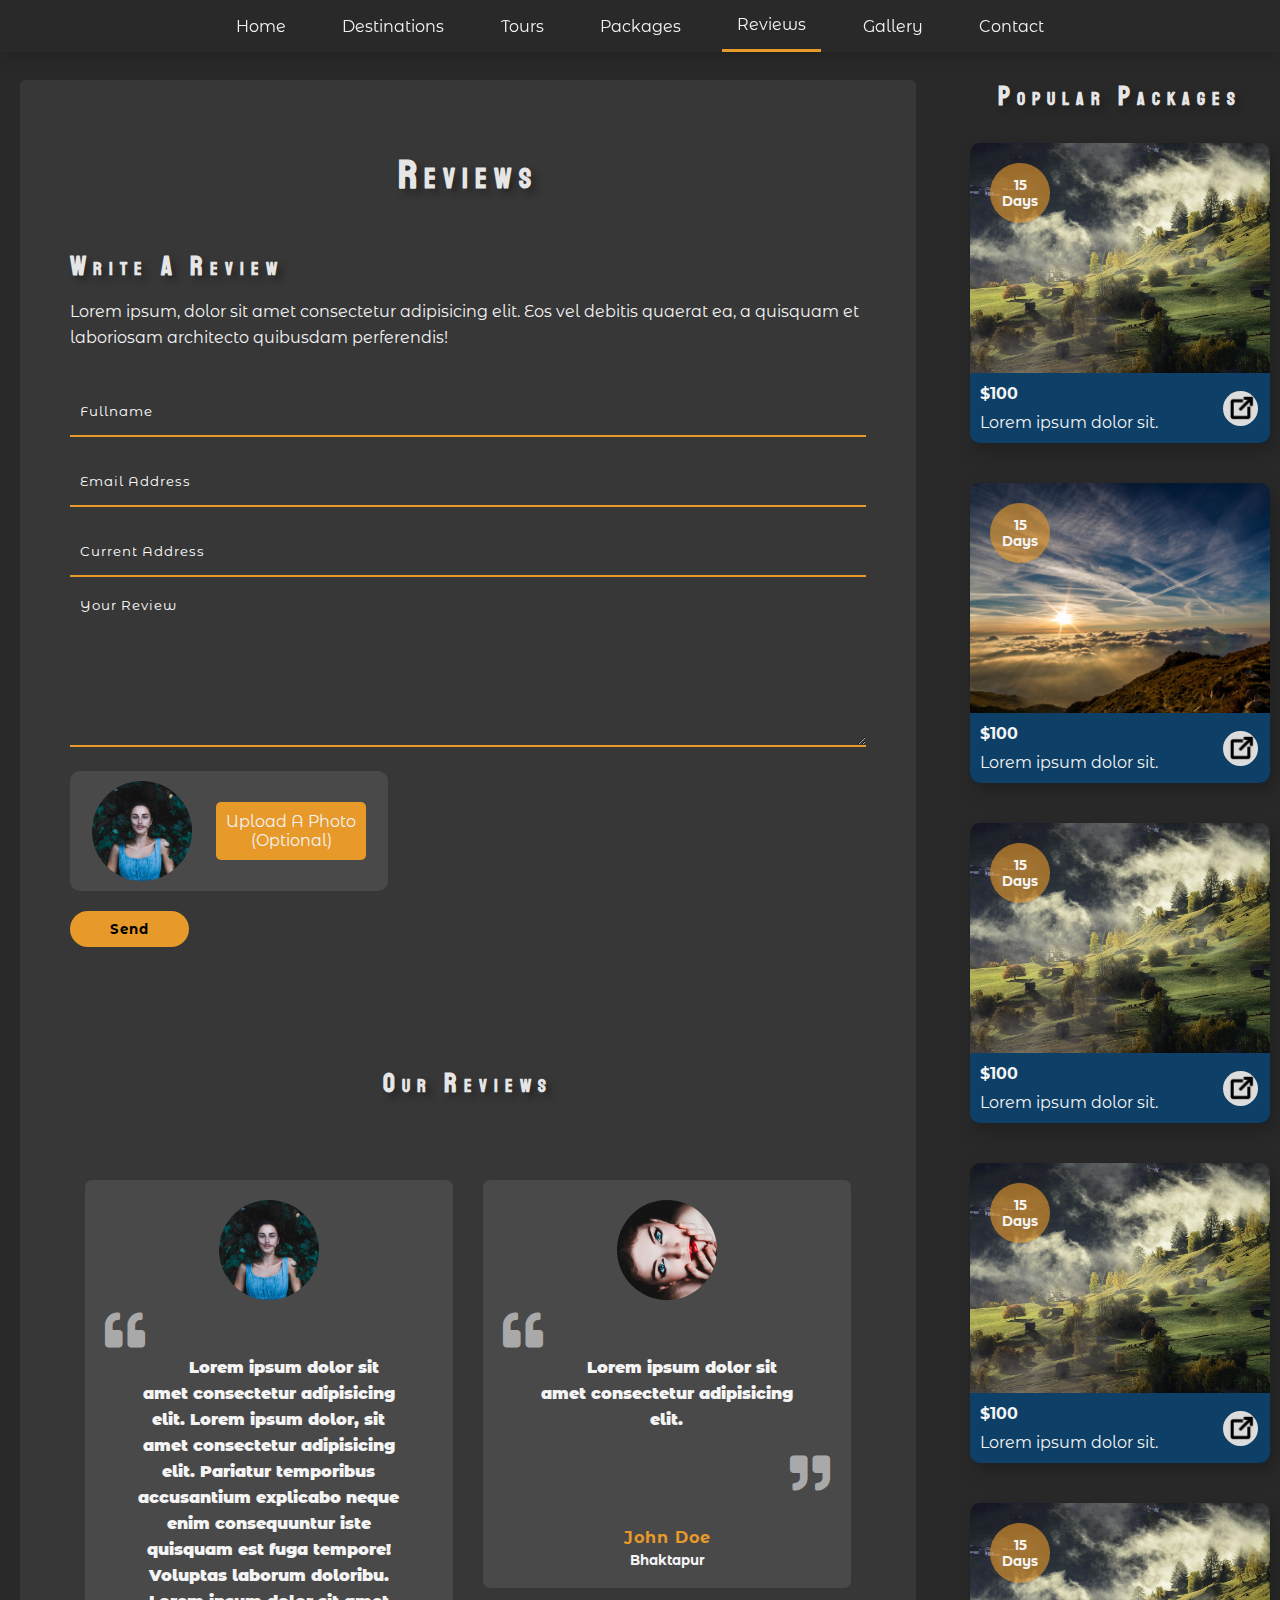
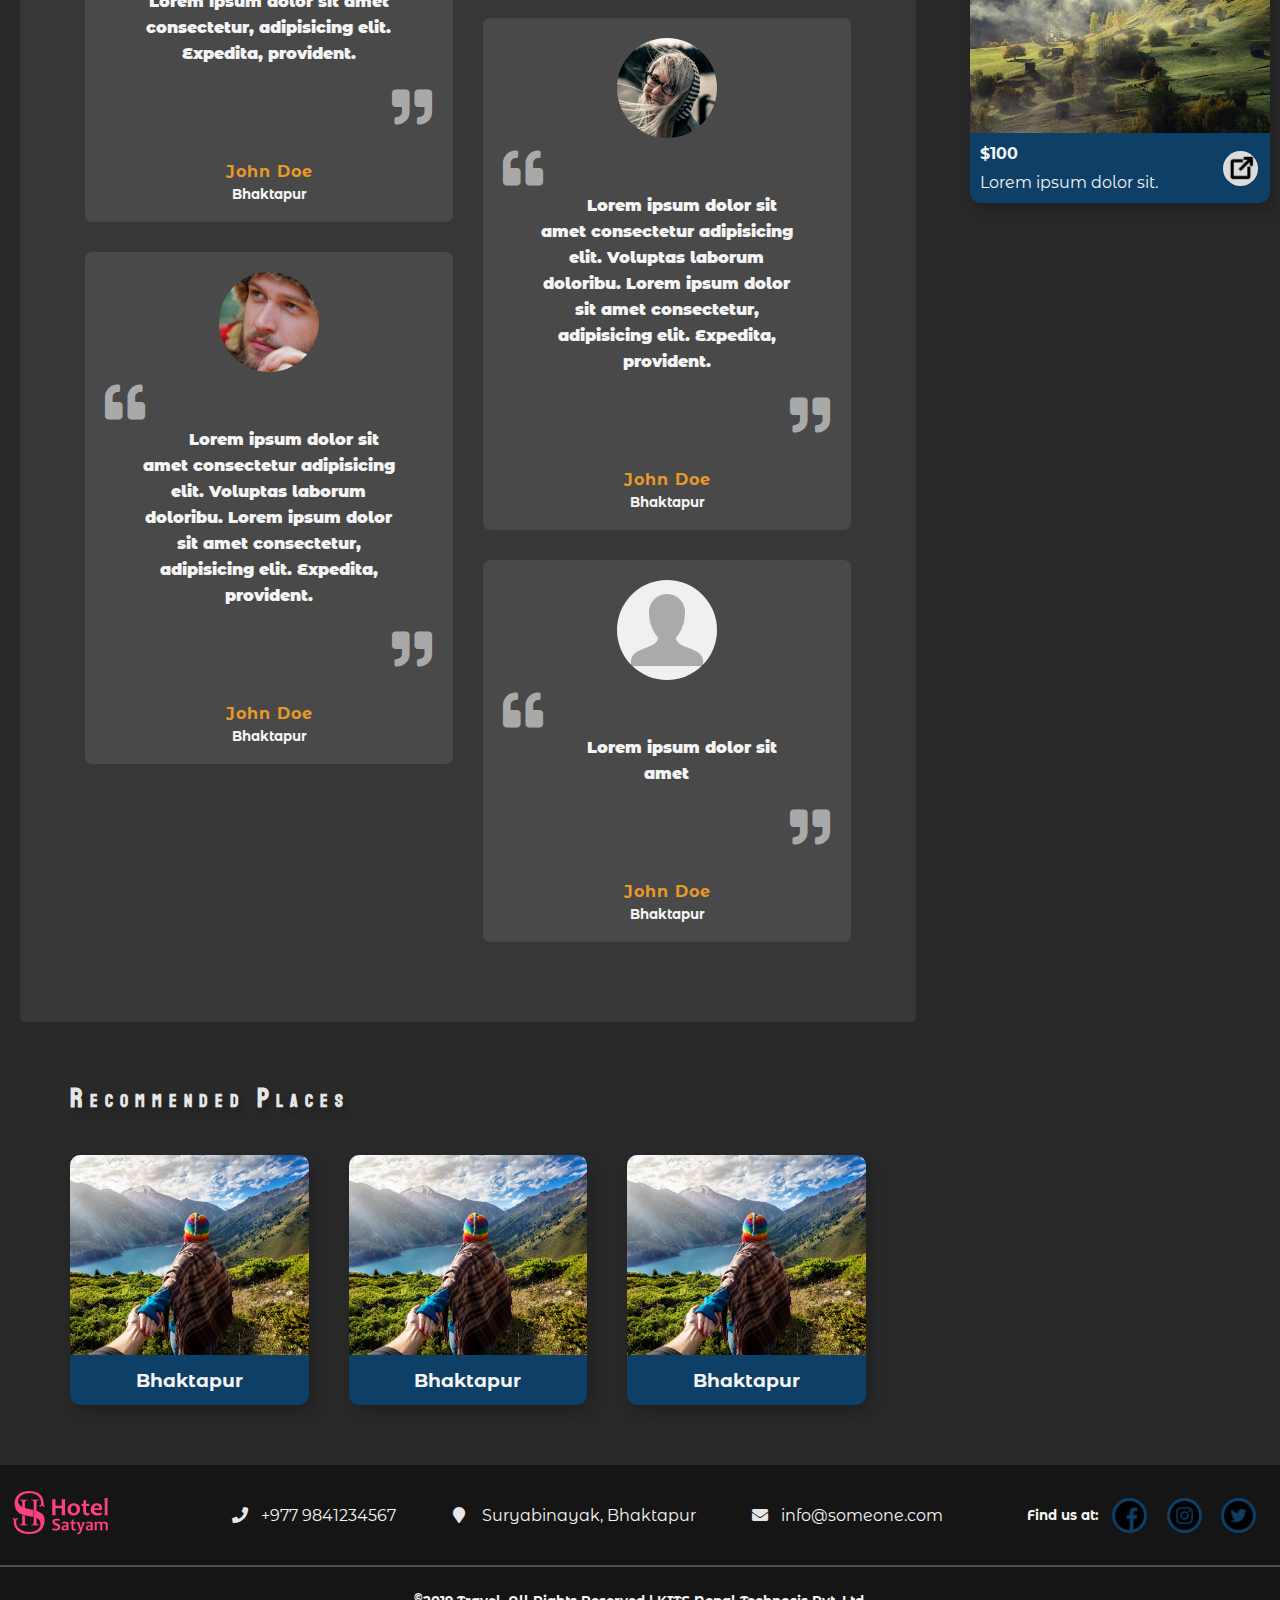
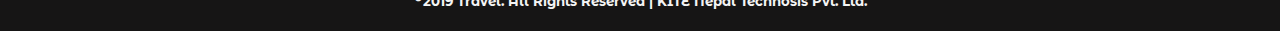
<file: reviePage.html>
<!DOCTYPE html>
<html lang="en">
<head>
    <meta charset="UTF-8">
    <meta name="viewport" content="width=device-width, initial-scale=1.0">
    <meta http-equiv="X-UA-Compatible" content="ie=edge">
    <title>Reviews | Travel</title>

    <link rel="stylesheet" href="stylesheets/main.css">
</head>
<body style="padding-top: 60px">
    <!-- navbar -->
    <nav id="secNavbar" class="sec-navbar">
        <ul>
            <li>
                <a href="./index.html#home">
                    Home
                </a>
            </li>
            <li>
                <a href="./index.html#top-destination">
                    Destinations
                </a>
            </li>
            <li>
                <a href="./index.html#tours">
                    Tours
                </a>
            </li>
            <li>
                <a href="./index.html#packages">
                    Packages
                </a>
            </li>
            <li class="active">
                <a href="#">
                    Reviews
                </a>
            </li>
            <li>
                <a href="./index.html#gallery">
                    Gallery
                </a>
            </li>
            <li>
                <a href="./index.html#contact">
                    Contact
                </a>
            </li>
        </ul>
    </nav>
    
    <nav id="secRespNavbar" class="sec-resp-navbar">
        <ul>
            <li class="close-nav">
                <span></span>
                <span></span>
            </li>
            <li>
                <a href="./index.html#home">
                    Home
                </a>
            </li>
            <li>
                <a href="./index.html#top-destination">
                    Destinations
                </a>
            </li>
            <li>
                <a href="./index.html#tours">
                    Tours
                </a>
            </li>
            <li class="active">
                    <a href="#">
                        Reviews
                    </a>
                </li>
            <li>
                <a href="./index.html#packages">
                    Packages
                </a>
            </li>
            <li>
                <a href="./index.html#gallery">
                    Gallery
                </a>
            </li>
            <li>
                <a href="./index.html#contact">
                    Contact
                </a>
            </li>
        </ul>
    </nav>
    <!-- /navbar -->
    
    <div class="sec-content review-flexbox" id="reviewFlexbox">
        <h1 class="title">Reviews</h1>

        <div class="write-review" id="writeReview">
            <h3 class="sub-title" style="text-align: left">Write a Review</h3>
            <p>Lorem ipsum, dolor sit amet consectetur adipisicing elit. Eos vel debitis quaerat ea, a quisquam et laboriosam architecto quibusdam perferendis!</p>
            <form action="">
                <input type="text" placeholder="Fullname">                
                <input type="email" placeholder="Email Address">                
                <input type="text" placeholder="Current Address">
                <textarea name="" id="" cols="30" rows="10" placeholder="Your Review"></textarea>   

                <div class="upload-photo">
                    <div class="profile">
                        <img src="images/girl-984060_1920.jpg" alt="">
                    </div>
                    <a href="#">upload a photo <br> (optional)</a>
                </div>

                <button type="submit">Send</button>
            </form>
        </div>

        <h3 class="sub-title" style="margin-top: 100px;">Our reviews</h3>
        <div class="wrapper">

            <div class="col-6">
                <div class="review-card">
                    <div class="profile">
                        <img src="images/girl-984060_1920.jpg" alt="">
                    </div>

                    <div class="review-text">
                        <p>Lorem ipsum dolor sit amet consectetur adipisicing elit. Lorem ipsum dolor, sit amet consectetur adipisicing elit. Pariatur temporibus accusantium explicabo neque enim consequuntur iste quisquam est fuga tempore! Voluptas laborum doloribu. Lorem ipsum dolor sit amet consectetur, adipisicing elit. Expedita, provident.</p>
                    </div>

                    <div class="profile-id">
                        <h4>John Doe</h4>
                        <h5>Bhaktapur</h5>
                    </div>
                </div>
                
                <div class="review-card">
                    <div class="profile">
                        <img src="images/man-1620502_1920.jpg" alt="">
                    </div>

                    <div class="review-text">
                        <p>Lorem ipsum dolor sit amet consectetur adipisicing elit. Voluptas laborum doloribu. Lorem ipsum dolor sit amet consectetur, adipisicing elit. Expedita, provident.</p>
                    </div>

                    <div class="profile-id">
                        <h4>John Doe</h4>
                        <h5>Bhaktapur</h5>
                    </div>
                </div>
                
            </div>
            
            <div class="col-6">
                <div class="review-card">
                    <div class="profile">
                        <img src="images/blue-eyes-237438_1920.jpg" alt="">
                    </div>

                    <div class="review-text">
                        <p>Lorem ipsum dolor sit amet consectetur adipisicing elit.</p>
                    </div>

                    <div class="profile-id">
                        <h4>John Doe</h4>
                        <h5>Bhaktapur</h5>
                    </div>
                </div>

                
                <div class="review-card">
                    <div class="profile">
                        <img src="images/girl-872149_1920.jpg" alt="">
                    </div>

                    <div class="review-text">
                        <p>Lorem ipsum dolor sit amet consectetur adipisicing elit. Voluptas laborum doloribu. Lorem ipsum dolor sit amet consectetur, adipisicing elit. Expedita, provident.</p>
                    </div>

                    <div class="profile-id">
                        <h4>John Doe</h4>
                        <h5>Bhaktapur</h5>
                    </div>
                </div>
                
                <div class="review-card">
                    <div class="profile">
                        <img src="images/profileimage.png" alt="">
                    </div>

                    <div class="review-text">
                        <p>Lorem ipsum dolor sit amet</p>
                    </div>

                    <div class="profile-id">
                        <h4>John Doe</h4>
                        <h5>Bhaktapur</h5>
                    </div>
                </div>
            </div>
        </div>
        
    </div>

    <div class="side-bar">
            <h3 class="sub-title">Popular Packages</h3>
            
            <div class="card-container">
    
                <div class="card" style="background-image: url(images/landscape-615429_1920.jpg);">
                    <span>
                        <h5>15<br>Days</h5>
                    </span>
                    <!-- <img alt="./images/landscape-615429_1920.jpg" class="card-image lazy-load"> -->
                    <div class="card-desc">
                        <div class="desc">
                            <h4>$100</h4>
                            <p>Lorem ipsum dolor sit.</p>
                        </div>
    
                        <div class="icon-container">
                            <a href="#">
                                <img src="images/ui-g-external_link-512.png" alt="">
                            </a>
                        </div>
                    </div>
                </div>
    
                <div class="card" style="background-image: url(images/dawn-190055.jpg);">
                    <span>
                        <h5>15<br>Days</h5>
                    </span>
                    <!-- <img alt="./images/landscape-615429_1920.jpg" class="card-image lazy-load"> -->
                    <div class="card-desc">
                        <div class="desc">
                            <h4>$100</h4>
                            <p>Lorem ipsum dolor sit.</p>
                        </div>
    
                        <div class="icon-container">
                            <a href="#">
                                <img src="images/ui-g-external_link-512.png" alt="">
                            </a>
                        </div>
                    </div>
                </div>
    
                <div class="card" style="background-image: url(images/landscape-615429_1920.jpg);">
                    <span>
                        <h5>15<br>Days</h5>
                    </span>
                    <!-- <img alt="./images/landscape-615429_1920.jpg" class="card-image lazy-load"> -->
                    <div class="card-desc">
                        <div class="desc">
                            <h4>$100</h4>
                            <p>Lorem ipsum dolor sit.</p>
                        </div>
    
                        <div class="icon-container">
                            <a href="#">
                                <img src="images/ui-g-external_link-512.png" alt="">
                            </a>
                        </div>
                    </div>
                </div>
    
                <div class="card" style="background-image: url(images/landscape-615429_1920.jpg);">
                    <span>
                        <h5>15<br>Days</h5>
                    </span>
                    <!-- <img alt="./images/landscape-615429_1920.jpg" class="card-image lazy-load"> -->
                    <div class="card-desc">
                        <div class="desc">
                            <h4>$100</h4>
                            <p>Lorem ipsum dolor sit.</p>
                        </div>
    
                        <div class="icon-container">
                            <a href="#">
                                <img src="images/ui-g-external_link-512.png" alt="">
                            </a>
                        </div>
                    </div>
                </div>
    
                <div class="card" style="background-image: url(images/landscape-615429_1920.jpg);">
                    <span>
                        <h5>15<br>Days</h5>
                    </span>
                    <!-- <img alt="./images/landscape-615429_1920.jpg" class="card-image lazy-load"> -->
                    <div class="card-desc">
                        <div class="desc">
                            <h4>$100</h4>
                            <p>Lorem ipsum dolor sit.</p>
                        </div>
    
                        <div class="icon-container">
                            <a href="#">
                                <img src="images/ui-g-external_link-512.png" alt="">
                            </a>
                        </div>
                    </div>
                </div>
    
            </div>
        </div>

    <div class="recom-places">
            <h3 class="sub-title">Recommended Places</h3>
            
            <div class="card-container">
                <div class="card">
                    <img src="images/shutterstock_468651074.jpg">
                    <div class="card-desc">
                        <a href="#">
                            <h3>Bhaktapur</h3>
                        </a>
                    </div>
                </div>
                <div class="card">
                    <img src="images/shutterstock_468651074.jpg">
                    <div class="card-desc">
                        <a href="#">
                            <h3>Bhaktapur</h3>
                        </a>
                    </div>
                </div>
                <div class="card">
                    <img src="images/shutterstock_468651074.jpg">
                    <div class="card-desc">
                        <a href="#">
                            <h3>Bhaktapur</h3>
                        </a>
                    </div>
                </div>
            </div>
        </div>
    

    <!-- footer -->
    <div id="footer" class="footer thr-footer">

        <div class="contact-info">
            <a href="index.html">
                <img src="images/smalllogo.png" alt="">
            </a>
            <ul>
                <li><i class="fas fa-phone sm-icon"></i> <a href="#">+977 9841234567</a></li>
                <li><i class="fas fa-map-marker sm-icon"></i> <a href="#">Suryabinayak, Bhaktapur</a></li>
                <li><i class="fas fa-envelope sm-icon"></i> <a href="#">info@someone.com</a></li>
            </ul>

                <div class="social-links">
                <h5>Find us at:</h5>
                
                <div class="icon-container" style="background-color: #0d3f67;">
                        <a href="#">
                            <img src="images/facebook.png" alt="">
                        </a>
                </div>
                
                <div class="icon-container" style="background-color: #0d3f67;">
                        <a href="#">
                            <img src="images/instagram.png" alt="">
                        </a>
                </div>
                
                <div class="icon-container" style="background-color: #0d3f67;">
                    <a href="#">
                        <img src="images/twitter-logo-button.png" alt="">
                    </a>
                </div>
            </div>
        </div>

        <div class="basics">

            <div class="copyright">
                <h5 style="user-select: none">
                    <sup>&copy</sup>2019 Travel. All Rights Reserved | KITE Nepal Technosis Pvt. Ltd.
                </h5>
            </div>     
        </div>
                <!-- resp-header -->
        <div class="resp-header" id="resp-header">
            <a href="index.html">
                <img src="images/smalllogo.png" alt="">
            </a>
            <ul>
                <li><i class="fas fa-phone sm-icon"></i> <a href="#">+977 9841234567</a></li>
                <li><i class="fas fa-map-marker sm-icon"></i> <a href="#">Suryabinayak, Bhaktapur</a></li>
                <li><i class="fas fa-envelope sm-icon"></i> <a href="#">info@someone.com</a></li>
            </ul>
        </div>
        <!-- /resp-header -->
    </div>
    <!-- /footer -->
   

    <script src="js/jquery-3.4.1.min.js"></script>
    <script src="js/_detailPageNav.js"></script>
    
</body>
</html>
</file>
